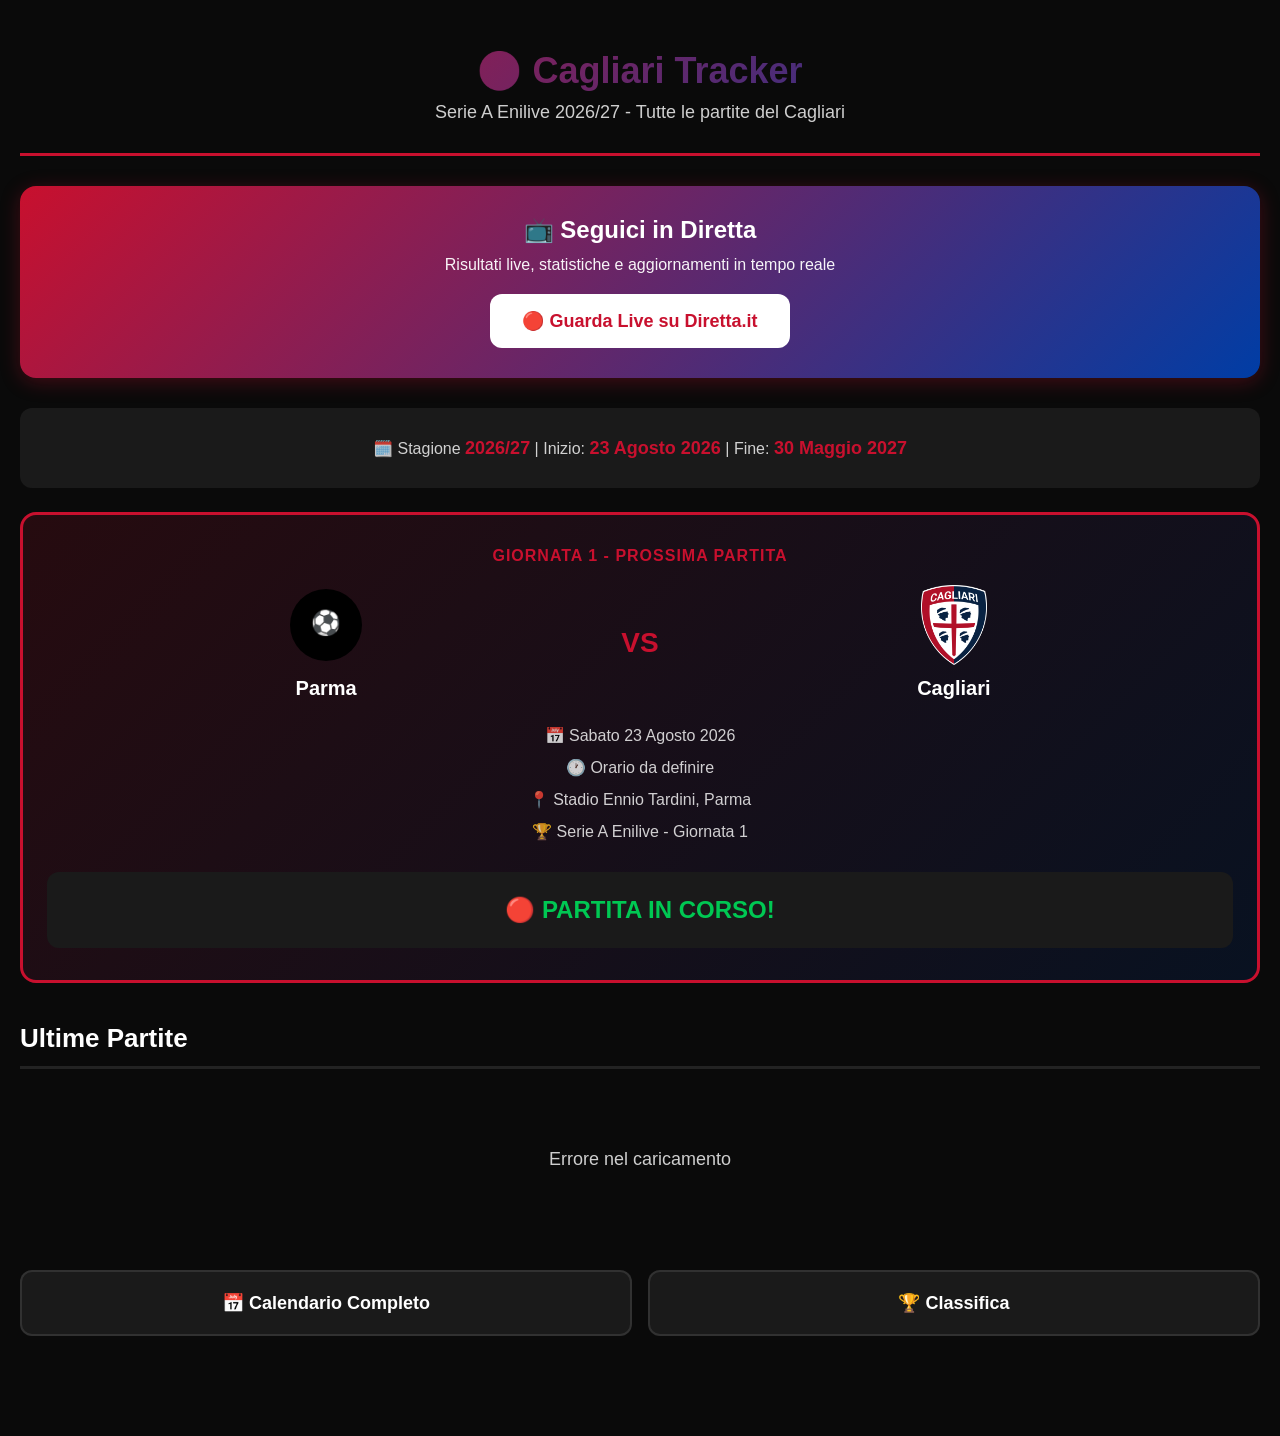
<file: index.html>
<!DOCTYPE html>
<html lang="it">
<head>
    <meta charset="UTF-8">
    <meta name="viewport" content="width=device-width, initial-scale=1.0, maximum-scale=1.0, user-scalable=no">
    <meta name="theme-color" content="#c8102e">
    <title>Cagliari Tracker - Serie A 2026/27</title>
    <style>
        :root { --cagliari-red: #c8102e; --cagliari-blue: #003da5; --bg-primary: #0a0a0a; --bg-card: #1a1a1a; --bg-card-hover: #2a2a2a; --text-primary: #ffffff; --text-secondary: rgba(255,255,255,0.8); --success: #00c853; --danger: #ff3d00; --warning: #ffd600; }
        * { margin: 0; padding: 0; box-sizing: border-box; }
        body { font-family: -apple-system, BlinkMacSystemFont, 'Segoe UI', Roboto, sans-serif; background: var(--bg-primary); color: var(--text-primary); padding: 20px; padding-bottom: 100px; font-size: 16px; }
        .header { text-align: center; padding: 30px 20px; border-bottom: 3px solid var(--cagliari-red); margin-bottom: 30px; }
        .header h1 { font-size: 36px; font-weight: 800; background: linear-gradient(135deg, var(--cagliari-red), var(--cagliari-blue)); -webkit-background-clip: text; -webkit-text-fill-color: transparent; margin-bottom: 10px; }
        .header p { color: var(--text-secondary); font-size: 18px; font-weight: 500; }
        .live-banner { background: linear-gradient(135deg, var(--cagliari-red), var(--cagliari-blue)); border-radius: 16px; padding: 30px; text-align: center; margin-bottom: 30px; box-shadow: 0 4px 20px rgba(200,16,46,0.3); }
        .live-banner h3 { font-size: 24px; margin-bottom: 12px; font-weight: 700; }
        .live-banner p { font-size: 16px; opacity: 0.95; margin-bottom: 20px; }
        .live-btn { display: inline-block; background: white; color: var(--cagliari-red); padding: 16px 32px; border-radius: 12px; text-decoration: none; font-weight: 700; font-size: 18px; transition: transform 0.3s; }
        .live-btn:hover { transform: scale(1.05); }
        .next-match { background: linear-gradient(135deg, rgba(200,16,46,0.15), rgba(0,61,165,0.15)); border: 3px solid var(--cagliari-red); border-radius: 16px; padding: 32px 24px; margin-bottom: 30px; text-align: center; }
        .next-match-label { color: var(--cagliari-red); font-weight: 700; font-size: 16px; margin-bottom: 20px; text-transform: uppercase; letter-spacing: 1px; }
        .next-match-teams { display: flex; justify-content: space-between; align-items: center; gap: 16px; margin: 20px 0; }
        .team { flex: 1; text-align: center; }
        .team-logo { width: 80px; height: 80px; object-fit: contain; margin: 0 auto 12px; display: block; background: transparent; }
        .team-name { font-weight: 700; font-size: 20px; }
        .vs { font-size: 28px; font-weight: 800; color: var(--cagliari-red); }
        .match-info { color: var(--text-secondary); font-size: 16px; margin-top: 20px; line-height: 2; }
        .countdown { background: var(--bg-card); border-radius: 12px; padding: 24px; text-align: center; margin-top: 24px; }
        .countdown-timer { font-size: 42px; font-weight: 800; color: var(--cagliari-red); }
        .section-title { font-size: 26px; margin: 40px 0 20px; padding-bottom: 12px; border-bottom: 3px solid rgba(255,255,255,0.1); font-weight: 700; }
        .match-card { background: var(--bg-card); border-radius: 12px; padding: 20px; margin-bottom: 16px; border-left: 5px solid var(--cagliari-red); transition: background 0.3s; }
        .match-card:hover { background: var(--bg-card-hover); }
        .match-card-header { display: flex; justify-content: space-between; font-size: 14px; color: var(--text-secondary); margin-bottom: 16px; font-weight: 600; }
        .match-card-teams { display: flex; justify-content: space-between; align-items: center; }
        .match-card-team { display: flex; align-items: center; gap: 12px; flex: 1; font-size: 16px; font-weight: 600; }
        .match-card-team.away { justify-content: flex-end; }
        .match-card-logo { width: 42px; height: 42px; object-fit: contain; }
        .match-card-score { font-size: 24px; font-weight: 800; color: var(--cagliari-red); min-width: 80px; text-align: center; }
        .result-badge { display: inline-block; padding: 6px 16px; border-radius: 12px; font-size: 14px; font-weight: 700; color: white; margin-top: 12px; }
        .nav-links { display: flex; gap: 16px; margin-top: 40px; }
        .nav-link { flex: 1; background: var(--bg-card); border: 2px solid rgba(255,255,255,0.1); border-radius: 12px; padding: 20px; text-align: center; text-decoration: none; color: var(--text-primary); font-weight: 700; font-size: 18px; transition: all 0.3s; }
        .nav-link:hover { background: var(--cagliari-red); border-color: var(--cagliari-red); }
        .loading { text-align: center; padding: 60px; color: var(--text-secondary); font-size: 18px; }
        .season-info { background: var(--bg-card); border-radius: 12px; padding: 24px; margin-bottom: 24px; text-align: center; }
        .season-info p { color: var(--text-secondary); font-size: 16px; line-height: 1.8; }
        .season-info strong { color: var(--cagliari-red); font-size: 18px; }
        @media (max-width: 480px) { .header h1 { font-size: 28px; } .header p { font-size: 16px; } .team-logo { width: 60px; height: 60px; } .team-name { font-size: 16px; } .countdown-timer { font-size: 32px; } .nav-link { font-size: 16px; } }
    </style>
</head>
<body>
    <div class="header">
        <h1>🔴 Cagliari Tracker</h1>
        <p>Serie A Enilive 2026/27 - Tutte le partite del Cagliari</p>
    </div>
    <div class="live-banner">
        <h3>📺 Seguici in Diretta</h3>
        <p>Risultati live, statistiche e aggiornamenti in tempo reale</p>
        <a href="https://www.diretta.it/calcio/italia/serie-a/cagliari/" target="_blank" class="live-btn">🔴 Guarda Live su Diretta.it</a>
    </div>
    <div class="season-info">
        <p>🗓️ Stagione <strong>2026/27</strong> | Inizio: <strong>23 Agosto 2026</strong> | Fine: <strong>30 Maggio 2027</strong></p>
    </div>

    <div class="next-match" id="nextMatch">
        <div class="next-match-label">Giornata 1 - Prossima Partita</div>
        <div class="next-match-teams">
            <div class="team">
                <!-- LINK DIRETTO WIKIMEDIA CON CACHE-BUSTER ESTREMO -->
                <img class="team-logo" src="https://upload.wikimedia.org/wikipedia/commons/thumb/3/3b/Parma_Calcio_1913.svg/1200px-Parma_Calcio_1913.svg.png?v=99" alt="Parma" onerror="this.src='data:image/svg+xml;utf8,' + encodeURIComponent('<svg xmlns=\'http://www.w3.org/2000/svg\' viewBox=\'0 0 100 100\'><circle cx=\'50\' cy=\'50\' r=\'45\' fill=\'%23c8102e\'/><text x=\'50\' y=\'57\' font-size=\'30\' text-anchor=\'middle\' fill=\'white\'>⚽</text></svg>')">
                <div class="team-name">Parma</div>
            </div>
            <div class="vs">VS</div>
            <div class="team">
                <img class="team-logo" src="assets/teams/cagliari.png?v=99" alt="Cagliari" onerror="this.src='data:image/svg+xml;utf8,' + encodeURIComponent('<svg xmlns=\'http://www.w3.org/2000/svg\' viewBox=\'0 0 100 100\'><circle cx=\'50\' cy=\'50\' r=\'45\' fill=\'%23c8102e\'/><text x=\'50\' y=\'57\' font-size=\'30\' text-anchor=\'middle\' fill=\'white\'>⚽</text></svg>')">
                <div class="team-name">Cagliari</div>
            </div>
        </div>
        <div class="match-info">
            📅 Sabato 23 Agosto 2026<br>
            🕐 Orario da definire<br>
            📍 Stadio Ennio Tardini, Parma<br>
            🏆 Serie A Enilive - Giornata 1
        </div>
        <div class="countdown" id="countdown">
            <div style="font-size: 16px; color: var(--text-secondary); margin-bottom: 12px; font-weight: 600;">Inizia tra:</div>
            <div class="countdown-timer" id="timer">--:--:--</div>
        </div>
    </div>

    <h2 class="section-title">Ultime Partite</h2>
    <div id="recentMatches"><div class="loading">Caricamento...</div></div>

    <div class="nav-links">
        <a href="partite.html" class="nav-link">📅 Calendario Completo</a>
        <a href="classifica.html" class="nav-link">🏆 Classifica</a>
    </div>

    <script>
        const defaultLogo = 'data:image/svg+xml;utf8,' + encodeURIComponent('<svg xmlns="http://www.w3.org/2000/svg" viewBox="0 0 100 100"><circle cx="50" cy="50" r="45" fill="#c8102e" stroke="#003da5" stroke-width="3"/><text x="50" y="57" font-size="30" text-anchor="middle" fill="white" font-weight="bold">⚽</text></svg>');
        
        const teamLogos = {
            "Atalanta": "assets/teams/atalanta.png?v=99", "Bologna": "assets/teams/bologna.png?v=99", "Cagliari": "assets/teams/cagliari.png?v=99",
            "Como": "assets/teams/como.png?v=99", "Fiorentina": "assets/teams/fiorentina.png?v=99", "Frosinone": "assets/teams/frosinone.png?v=99",
            "Genoa": "assets/teams/genoa.png?v=99", "Inter": "assets/teams/inter.png?v=99", "Juventus": "assets/teams/juventus.png?v=99",
            "Lazio": "assets/teams/lazio.png?v=99", "Lecce": "assets/teams/lecce.png?v=99", "Milan": "assets/teams/milan.png?v=99",
            "Monza": "assets/teams/monza.png?v=99", "Napoli": "assets/teams/napoli.png?v=99", 
            "Parma": "https://upload.wikimedia.org/wikipedia/commons/thumb/3/3b/Parma_Calcio_1913.svg/1200px-Parma_Calcio_1913.svg.png?v=99", 
            "Roma": "assets/teams/roma.png?v=99", "Sassuolo": "assets/teams/sassuolo.png?v=99", "Torino": "assets/teams/torino.png?v=99",
            "Udinese": "assets/teams/udinese.png?v=99", "Venezia": "assets/teams/venezia.png?v=99"
        };

        const FIRST_MATCH = new Date('2026-08-23T20:45:00');
        function updateCountdown() {
            const now = new Date();
            const diff = FIRST_MATCH - now;
            if (diff <= 0) {
                document.getElementById('countdown').innerHTML = '<div style="color: var(--success); font-weight: 700; font-size: 24px;">🔴 PARTITA IN CORSO!</div>';
                return;
            }
            const days = Math.floor(diff / (1000 * 60 * 60 * 24));
            const hours = Math.floor((diff % (1000 * 60 * 60 * 24)) / (1000 * 60 * 60));
            const minutes = Math.floor((diff % (1000 * 60 * 60)) / (1000 * 60));
            const seconds = Math.floor((diff % (1000 * 60)) / 1000);
            document.getElementById('timer').textContent = `${days}g ${hours}h ${minutes}m ${seconds}s`;
        }
        setInterval(updateCountdown, 1000);
        updateCountdown();

        async function loadRecentMatches() {
            try {
                const response = await fetch('https://api.football-data.org/v4/competitions/SA/matches?status=FINISHED', {
                    headers: { 'X-Auth-Token': 'cdd1a87ea50a411880249e70138e0233' }
                });
                const data = await response.json();
                const cagliariMatches = (data.matches || []).filter(m => m.homeTeam.name.includes('Cagliari') || m.awayTeam.name.includes('Cagliari')).slice(-5);
                
                if (cagliariMatches.length > 0) {
                    document.getElementById('recentMatches').innerHTML = cagliariMatches.map(match => {
                        const matchDate = new Date(match.utcDate);
                        const isHome = match.homeTeam.name.includes('Cagliari');
                        const cagliariScore = isHome ? match.score.fullTime.home : match.score.fullTime.away;
                        const opponentScore = isHome ? match.score.fullTime.away : match.score.fullTime.home;
                        const opponent = isHome ? match.awayTeam.name : match.homeTeam.name;
                        const result = cagliariScore > opponentScore ? 'V' : (cagliariScore < opponentScore ? 'S' : 'P');
                        const resultColor = result === 'V' ? '#00c853' : (result === 'S' ? '#ff3d00' : '#ffd600');
                        const cagliariLogo = teamLogos['Cagliari'] || defaultLogo;
                        const opponentLogo = teamLogos[opponent] || defaultLogo;
                        
                        return `
                            <div class="match-card">
                                <div class="match-card-header">
                                    <span>${match.competition.name}</span>
                                    <span>${matchDate.toLocaleDateString('it-IT', { day: 'numeric', month: 'short', year: 'numeric' })}</span>
                                </div>
                                <div class="match-card-teams">
                                    <div class="match-card-team">
                                        <img class="match-card-logo" src="${isHome ? cagliariLogo : opponentLogo}" alt="${isHome ? 'Cagliari' : opponent}" onerror="this.src='${defaultLogo}'">
                                        <span>${match.homeTeam.name}</span>
                                    </div>
                                    <div class="match-card-score">${match.score.fullTime.home} - ${match.score.fullTime.away}</div>
                                    <div class="match-card-team away">
                                        <span>${match.awayTeam.name}</span>
                                        <img class="match-card-logo" src="${!isHome ? cagliariLogo : opponentLogo}" alt="${!isHome ? 'Cagliari' : opponent}" onerror="this.src='${defaultLogo}'">
                                    </div>
                                </div>
                                <div style="text-align: center;"><span class="result-badge" style="background: ${resultColor};">${result === 'V' ? 'Vittoria' : (result === 'S' ? 'Sconfitta' : 'Pareggio')}</span></div>
                            </div>
                        `;
                    }).join('');
                } else {
                    document.getElementById('recentMatches').innerHTML = '<div class="loading">Nessuna partita recente del Cagliari</div>';
                }
            } catch (error) {
                document.getElementById('recentMatches').innerHTML = '<div class="loading">Errore nel caricamento</div>';
            }
        }
        loadRecentMatches();
        setInterval(loadRecentMatches, 300000);
    </script>
</body>
</html>
</file>
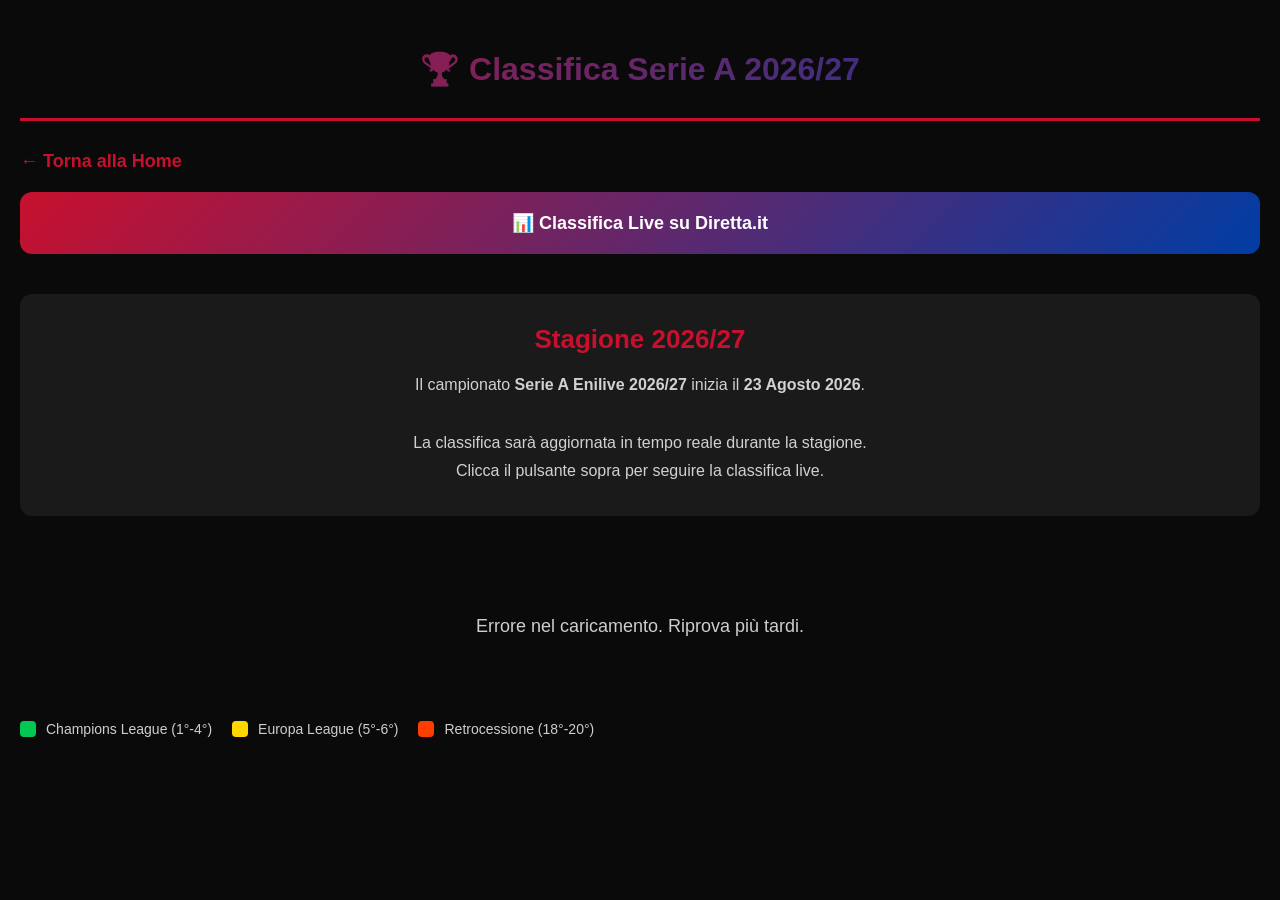
<file: classifica.html>
<!DOCTYPE html>
<html lang="it">
<head>
    <meta charset="UTF-8">
    <meta name="viewport" content="width=device-width, initial-scale=1.0">
    <title>Classifica Serie A 2026/27 - Cagliari Tracker</title>
    <style>
        :root { --cagliari-red: #c8102e; --cagliari-blue: #003da5; --bg-primary: #0a0a0a; --bg-card: #1a1a1a; --text-primary: #ffffff; --text-secondary: rgba(255,255,255,0.8); --champions: #00c853; --europa: #ffd600; --relegation: #ff3d00; }
        * { margin: 0; padding: 0; box-sizing: border-box; }
        body { font-family: -apple-system, BlinkMacSystemFont, 'Segoe UI', Roboto, sans-serif; background: var(--bg-primary); color: var(--text-primary); padding: 20px; padding-bottom: 100px; font-size: 16px; }
        .header { text-align: center; padding: 30px 20px; border-bottom: 3px solid var(--cagliari-red); margin-bottom: 30px; }
        .header h1 { font-size: 32px; font-weight: 800; background: linear-gradient(135deg, var(--cagliari-red), var(--cagliari-blue)); -webkit-background-clip: text; -webkit-text-fill-color: transparent; }
        .back-link { display: inline-block; color: var(--cagliari-red); text-decoration: none; margin-bottom: 20px; font-weight: 700; font-size: 18px; }
        .live-banner { background: linear-gradient(135deg, var(--cagliari-red), var(--cagliari-blue)); border-radius: 12px; padding: 20px; text-align: center; margin-bottom: 30px; }
        .live-banner a { color: white; text-decoration: none; font-weight: 700; font-size: 18px; }
        .info-box { background: var(--bg-card); border-radius: 12px; padding: 30px; text-align: center; margin: 40px 0; }
        .info-box h2 { font-size: 26px; margin-bottom: 16px; color: var(--cagliari-red); font-weight: 700; }
        .info-box p { color: var(--text-secondary); font-size: 16px; line-height: 1.8; }
        .standings-container { background: var(--bg-card); border-radius: 12px; overflow: hidden; margin: 30px 0; }
        .standings-table { width: 100%; border-collapse: collapse; }
        .standings-table thead { background: rgba(200,16,46,0.2); }
        .standings-table th { padding: 16px 12px; text-align: left; font-size: 14px; color: var(--text-secondary); text-transform: uppercase; font-weight: 700; }
        .standings-table td { padding: 16px 12px; border-bottom: 1px solid rgba(255,255,255,0.05); font-size: 15px; }
        .standings-table tr { transition: background 0.3s; }
        .standings-table tr:hover { background: rgba(255,255,255,0.05); }
        .standings-table tr.cagliari { background: rgba(200,16,46,0.15); font-weight: 700; }
        .standings-table tr.champions { border-left: 4px solid var(--champions); }
        .standings-table tr.europa { border-left: 4px solid var(--europa); }
        .standings-table tr.relegation { border-left: 4px solid var(--relegation); }
        .position { font-weight: 700; color: var(--text-secondary); width: 50px; text-align: center; }
        .team-cell { display: flex; align-items: center; gap: 12px; }
        .team-logo-small { width: 32px; height: 32px; object-fit: contain; flex-shrink: 0; }
        .team-name { font-weight: 600; }
        .points { font-weight: 800; color: var(--cagliari-red); font-size: 18px; text-align: center; }
        .stat-cell { text-align: center; color: var(--text-secondary); }
        .cagliari-badge { background: var(--cagliari-red); color: white; padding: 3px 10px; border-radius: 6px; font-size: 11px; margin-left: 10px; font-weight: 700; }
        .legend { display: flex; gap: 20px; flex-wrap: wrap; margin-top: 24px; font-size: 14px; color: var(--text-secondary); }
        .legend-item { display: flex; align-items: center; gap: 10px; }
        .legend-color { width: 16px; height: 16px; border-radius: 4px; }
        .loading { text-align: center; padding: 60px; color: var(--text-secondary); font-size: 18px; }
        @media (max-width: 768px) { .standings-table { font-size: 13px; } .standings-table th, .standings-table td { padding: 12px 8px; } .team-logo-small { width: 28px; height: 28px; } .hide-mobile { display: none; } }
    </style>
</head>
<body>
    <div class="header"><h1>🏆 Classifica Serie A 2026/27</h1></div>
    <a href="index.html" class="back-link">← Torna alla Home</a>
    <div class="live-banner"><a href="https://www.diretta.it/calcio/italia/serie-a/" target="_blank">📊 Classifica Live su Diretta.it</a></div>
    <div class="info-box">
        <h2>Stagione 2026/27</h2>
        <p>Il campionato <strong>Serie A Enilive 2026/27</strong> inizia il <strong>23 Agosto 2026</strong>.<br><br>La classifica sarà aggiornata in tempo reale durante la stagione.<br>Clicca il pulsante sopra per seguire la classifica live.</p>
    </div>
    <div id="standingsContainer"><div class="loading">Caricamento classifica...</div></div>
    <div class="legend">
        <div class="legend-item"><div class="legend-color" style="background: var(--champions);"></div><span>Champions League (1°-4°)</span></div>
        <div class="legend-item"><div class="legend-color" style="background: var(--europa);"></div><span>Europa League (5°-6°)</span></div>
        <div class="legend-item"><div class="legend-color" style="background: var(--relegation);"></div><span>Retrocessione (18°-20°)</span></div>
    </div>

    <script>
        const API_KEY = 'cdd1a87ea50a411880249e70138e0233';
        const CAGLIARI_ID = 115;
        const defaultLogo = 'data:image/svg+xml;utf8,' + encodeURIComponent('<svg xmlns="http://www.w3.org/2000/svg" viewBox="0 0 100 100"><circle cx="50" cy="50" r="45" fill="#c8102e" stroke="#003da5" stroke-width="3"/><text x="50" y="57" font-size="30" text-anchor="middle" fill="white" font-weight="bold">⚽</text></svg>');
        
        const teamLogos = {
            "Atalanta": "assets/teams/atalanta.png", "Bologna": "assets/teams/bologna.png", "Cagliari": "assets/teams/cagliari.png",
            "Como": "assets/teams/como.png", "Fiorentina": "assets/teams/fiorentina.png", "Frosinone": "assets/teams/frosinone.png",
            "Genoa": "assets/teams/genoa.png", "Inter": "assets/teams/inter.png", "Juventus": "assets/teams/juventus.png",
            "Lazio": "assets/teams/lazio.png", "Lecce": "assets/teams/lecce.png", "Milan": "assets/teams/milan.png",
            "Monza": "assets/teams/monza.png", "Napoli": "assets/teams/napoli.png", "Parma": "assets/teams/parma.png",
            "Roma": "assets/teams/roma.png", "Sassuolo": "assets/teams/sassuolo.png", "Torino": "assets/teams/torino.png",
            "Udinese": "assets/teams/udinese.png", "Venezia": "assets/teams/venezia.png"
        };

        async function loadStandings() {
            try {
                const response = await fetch('https://api.football-data.org/v4/competitions/SA/standings', { headers: { 'X-Auth-Token': API_KEY } });
                const data = await response.json();
                if (data.standings && data.standings[0]) renderStandings(data.standings[0].table);
            } catch (error) {
                document.getElementById('standingsContainer').innerHTML = '<div class="loading">Errore nel caricamento. Riprova più tardi.</div>';
            }
        }

        function renderStandings(table) {
            let html = '<div class="standings-container"><table class="standings-table"><thead><tr>';
            html += '<th style="width: 50px;">#</th><th>Squadra</th><th class="hide-mobile" style="width: 60px;">G</th><th class="hide-mobile" style="width: 60px;">V</th><th class="hide-mobile" style="width: 60px;">P</th><th class="hide-mobile" style="width: 60px;">S</th><th style="width: 70px;">PT</th></tr></thead><tbody>';
            
            table.forEach((team, index) => {
                const position = index + 1;
                const isCagliari = team.team.id === CAGLIARI_ID;
                let rowClass = isCagliari ? 'cagliari' : (position <= 4 ? 'champions' : (position <= 6 ? 'europa' : (position >= 18 ? 'relegation' : '')));
                const teamLogo = teamLogos[team.team.name] || defaultLogo;
                
                html += `<tr class="${rowClass}">`;
                html += `<td class="position">${position}</td><td><div class="team-cell"><img class="team-logo-small" src="${teamLogo}" alt="${team.team.name}" onerror="this.src='${defaultLogo}'"><span class="team-name">${team.team.name}${isCagliari ? '<span class="cagliari-badge">CAGLIARI</span>' : ''}</span></div></td>`;
                html += `<td class="stat-cell hide-mobile">${team.playedGames}</td><td class="stat-cell hide-mobile">${team.won}</td><td class="stat-cell hide-mobile">${team.draw}</td><td class="stat-cell hide-mobile">${team.lost}</td><td class="points">${team.points}</td></tr>`;
            });
            html += '</tbody></table></div>';
            document.getElementById('standingsContainer').innerHTML = html;
        }
        loadStandings();
        setInterval(loadStandings, 300000);
    </script>
</body>
</html>
</file>
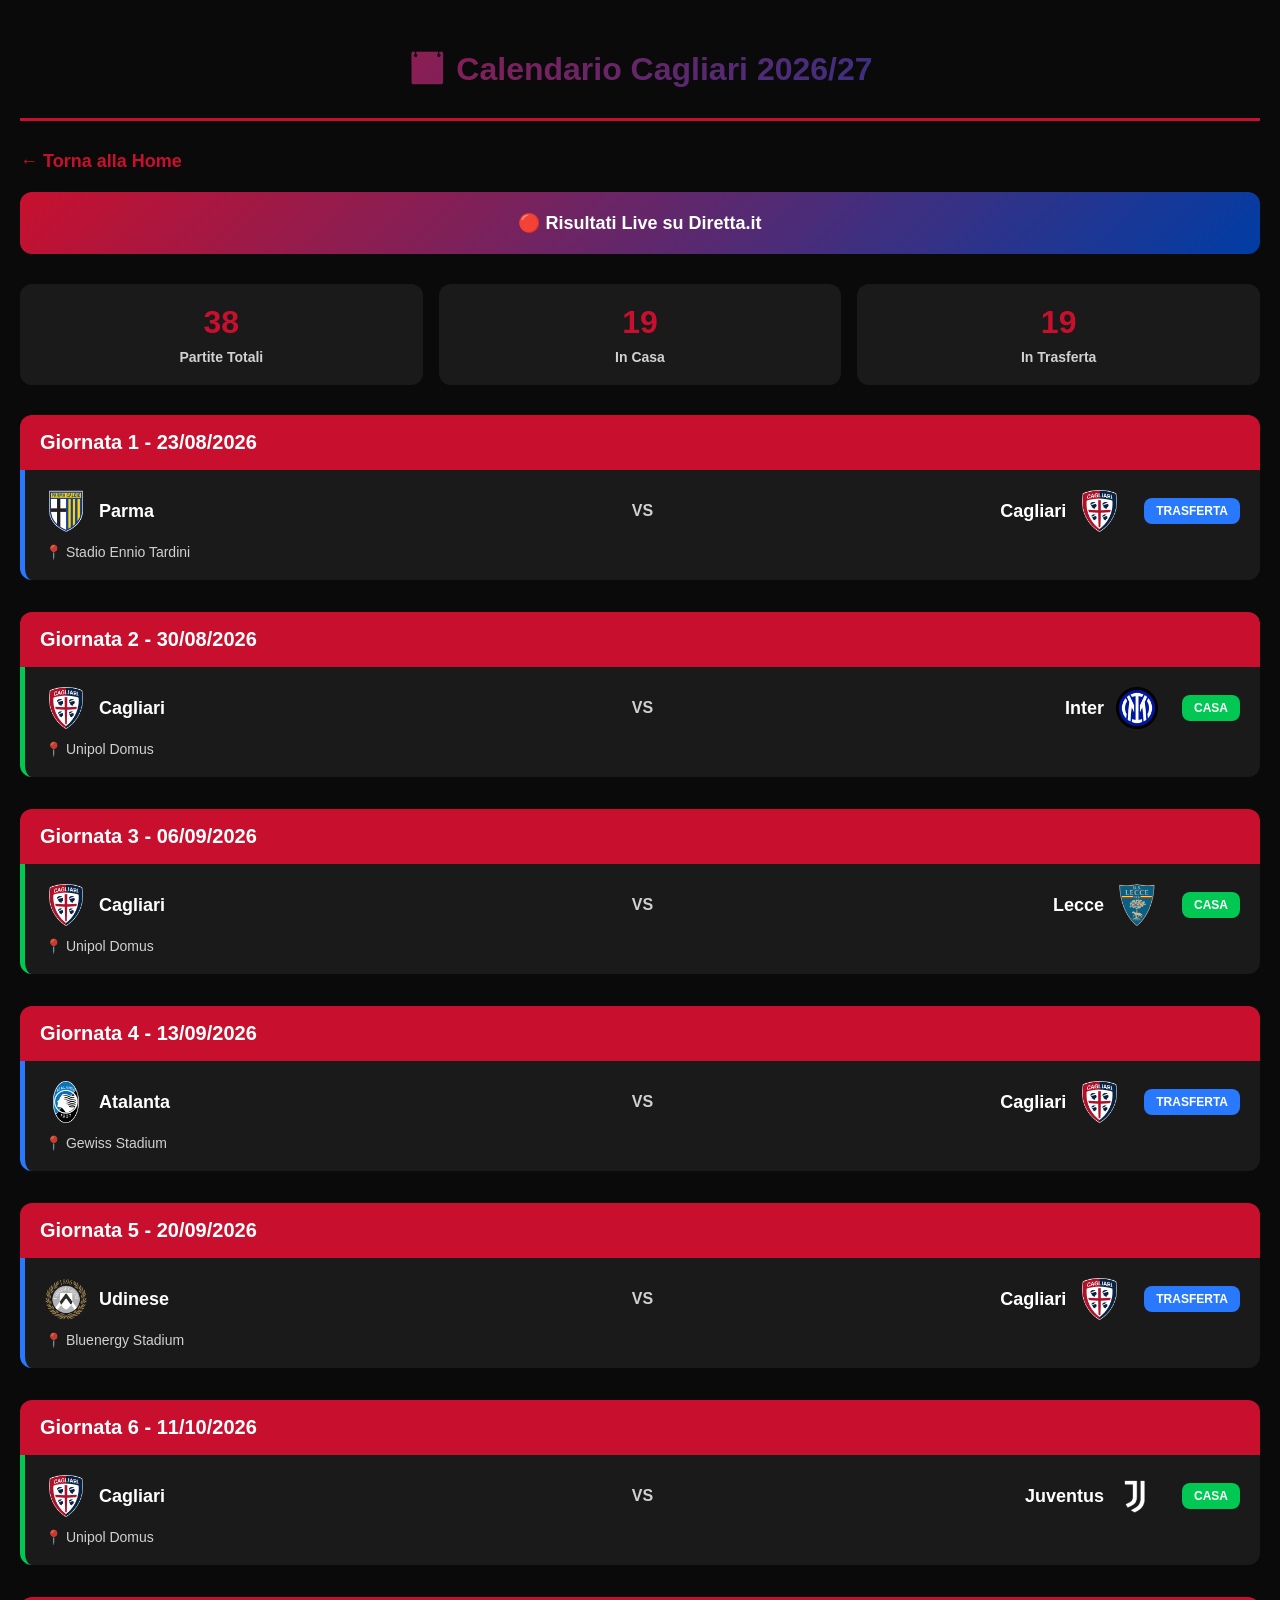
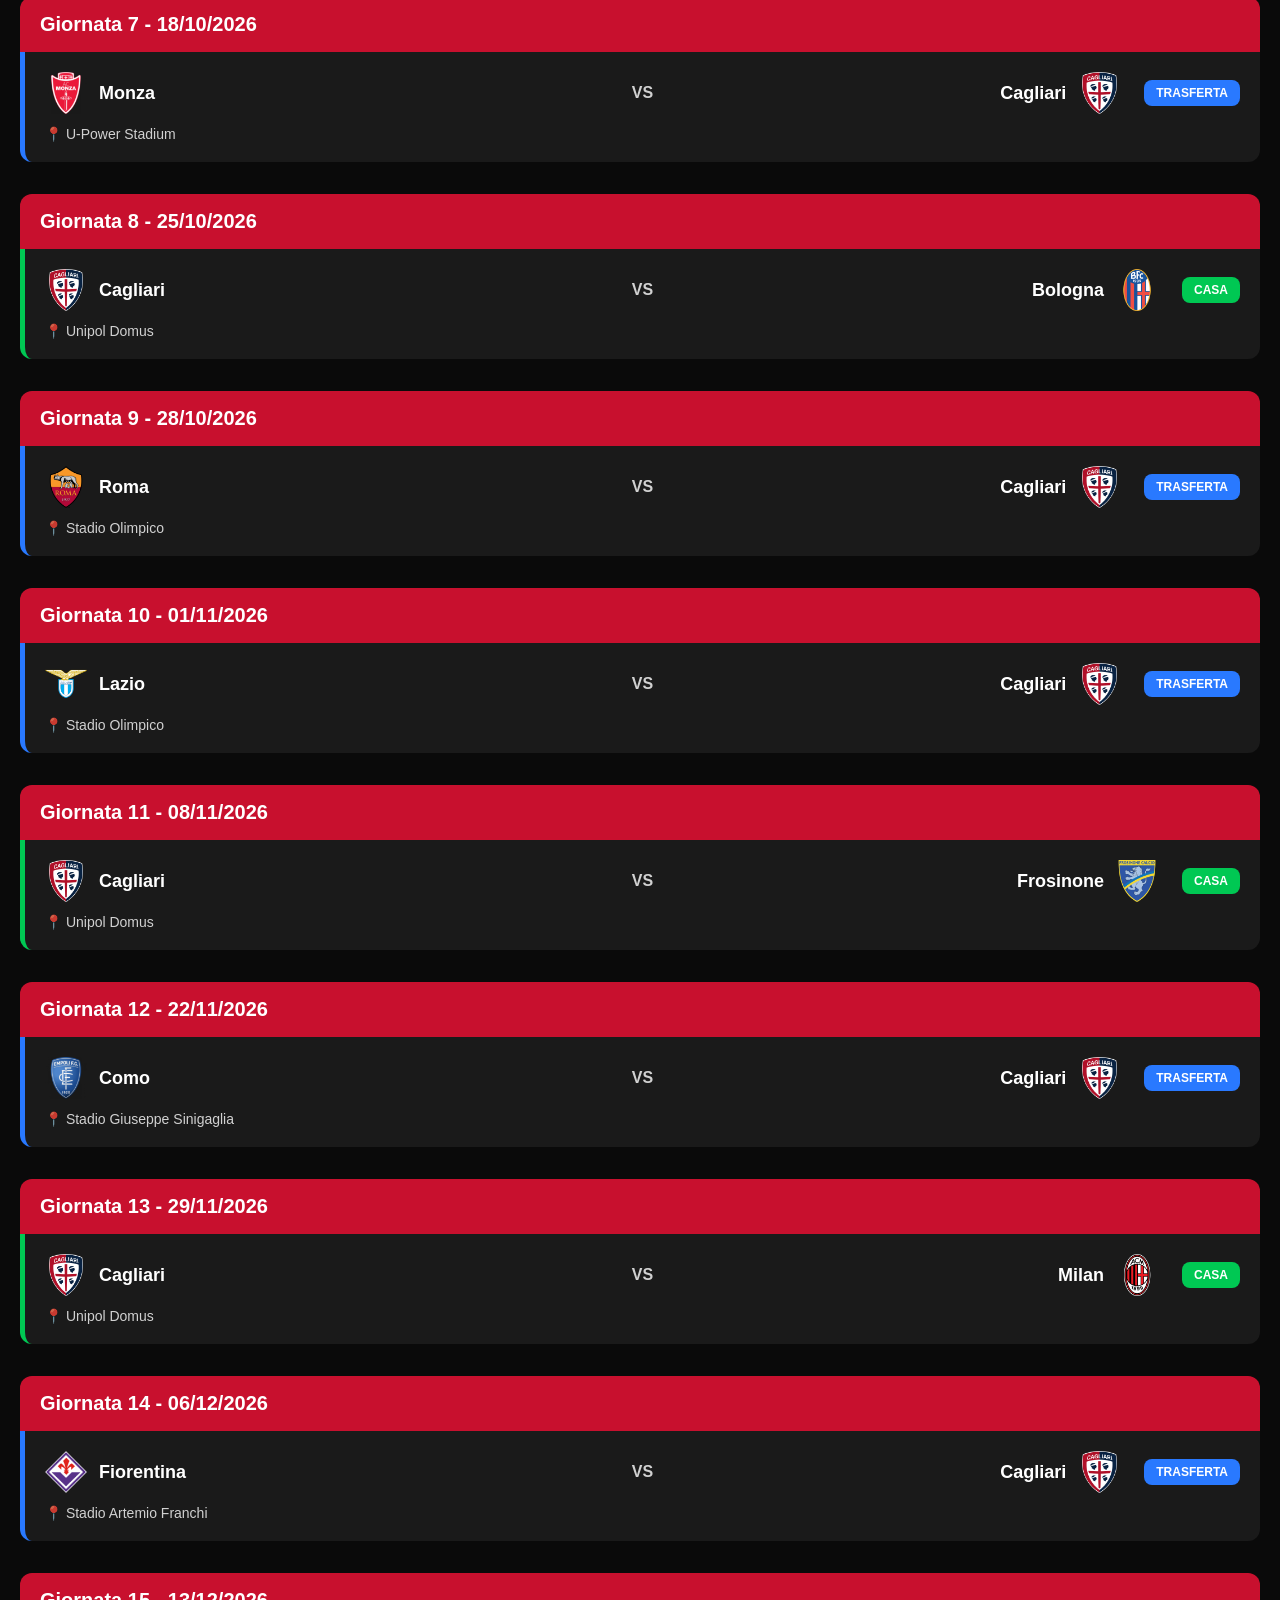
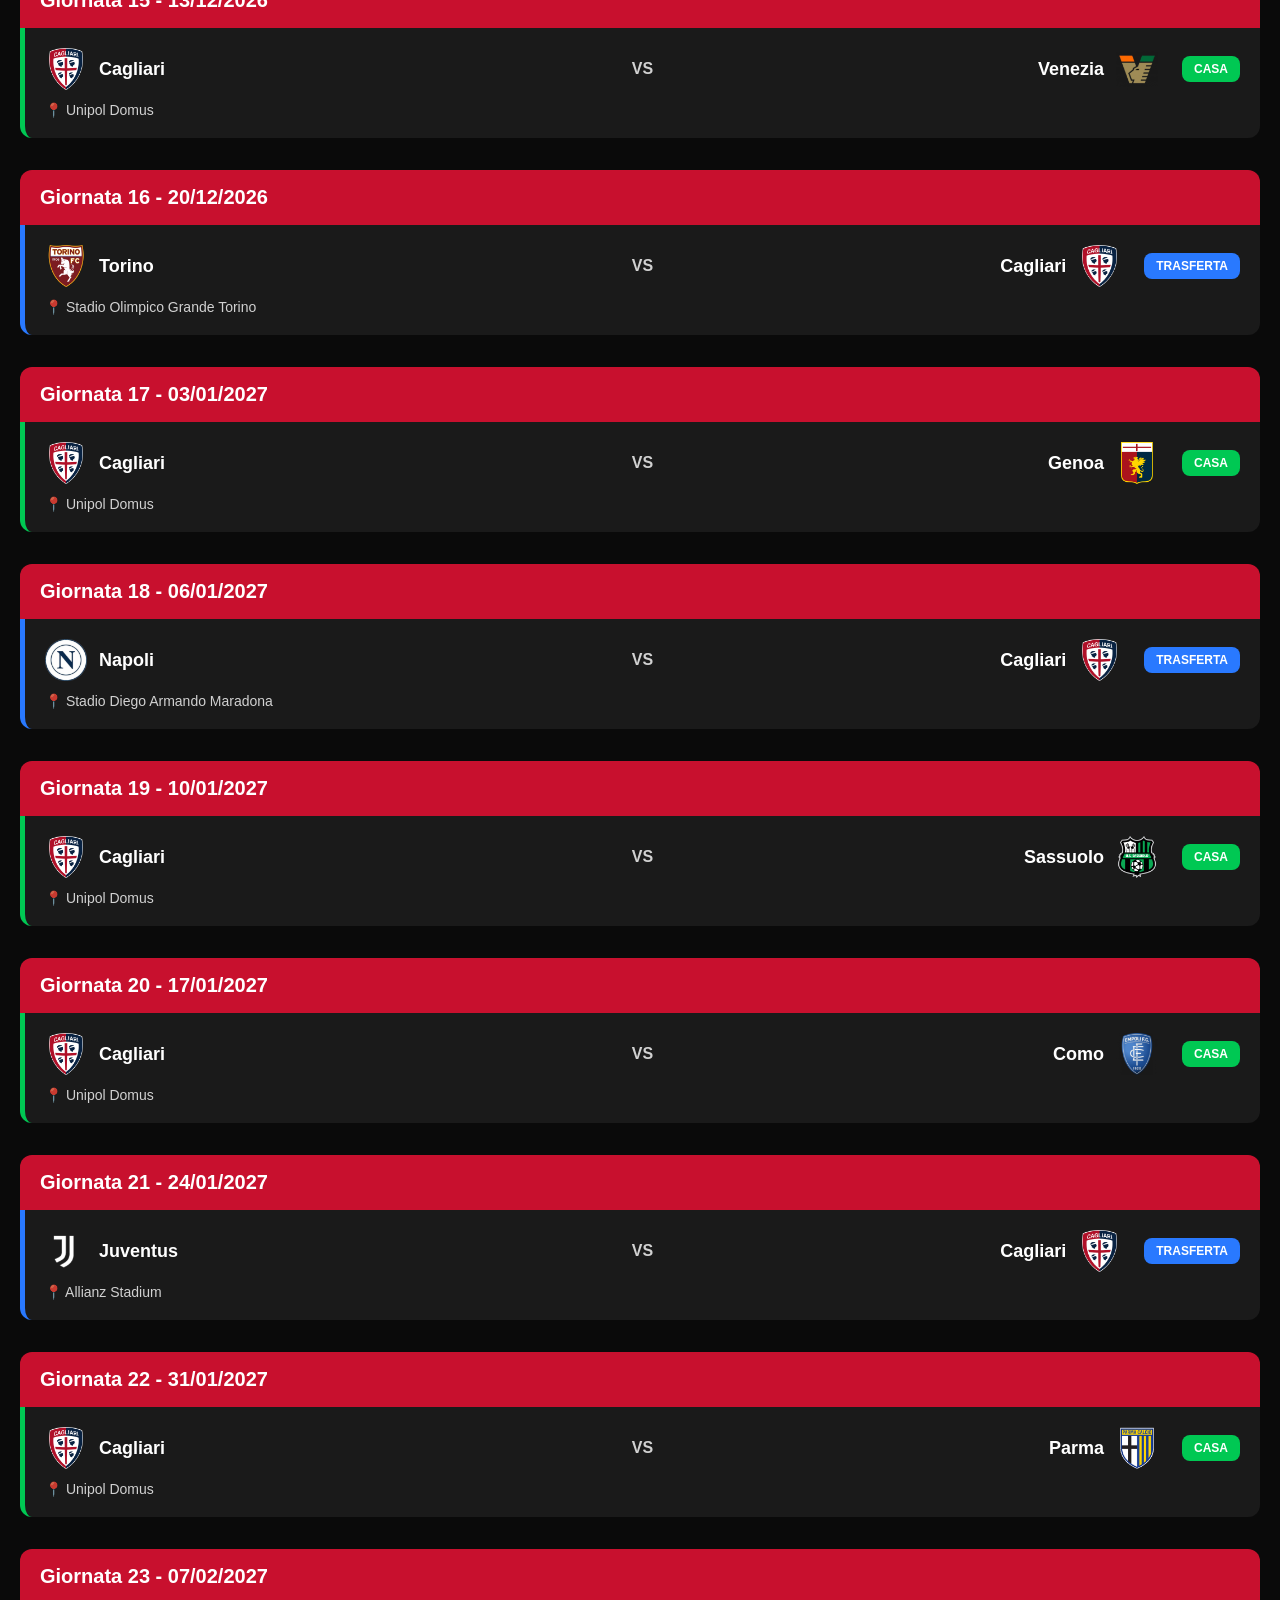
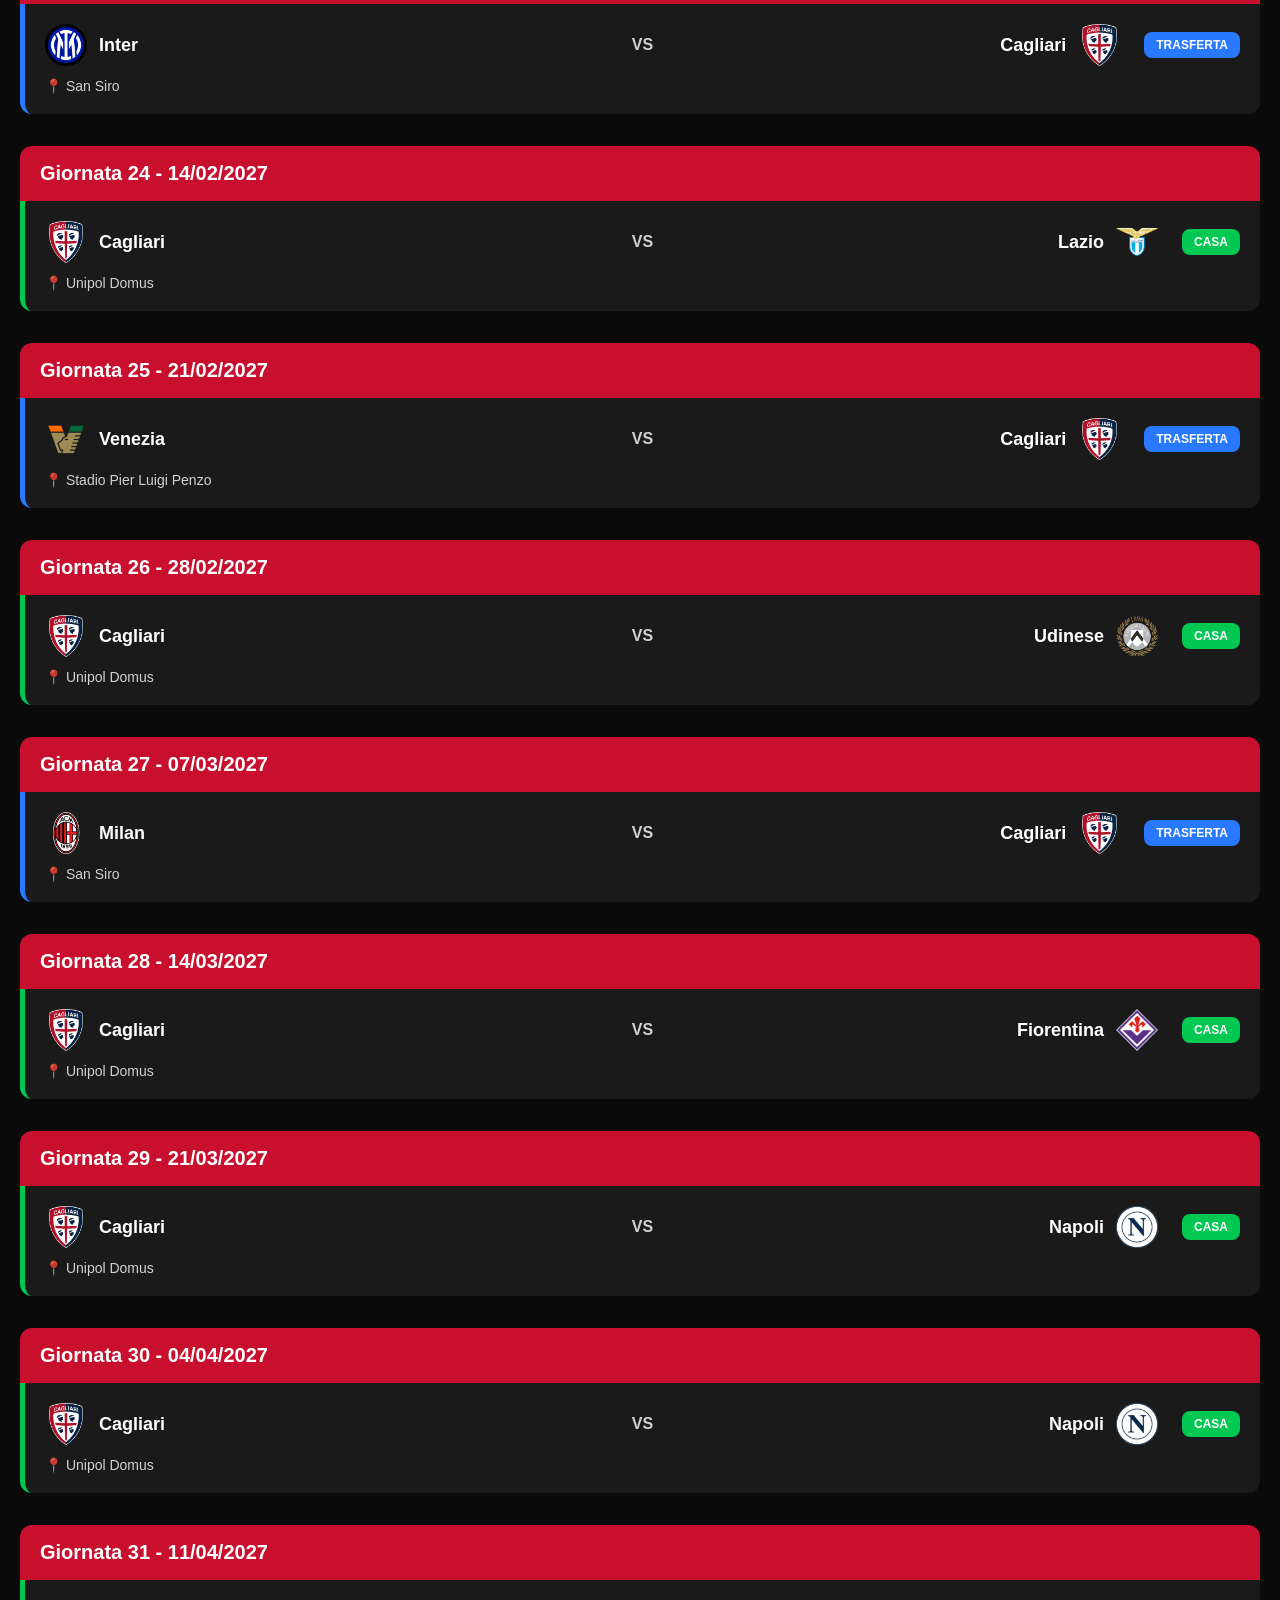
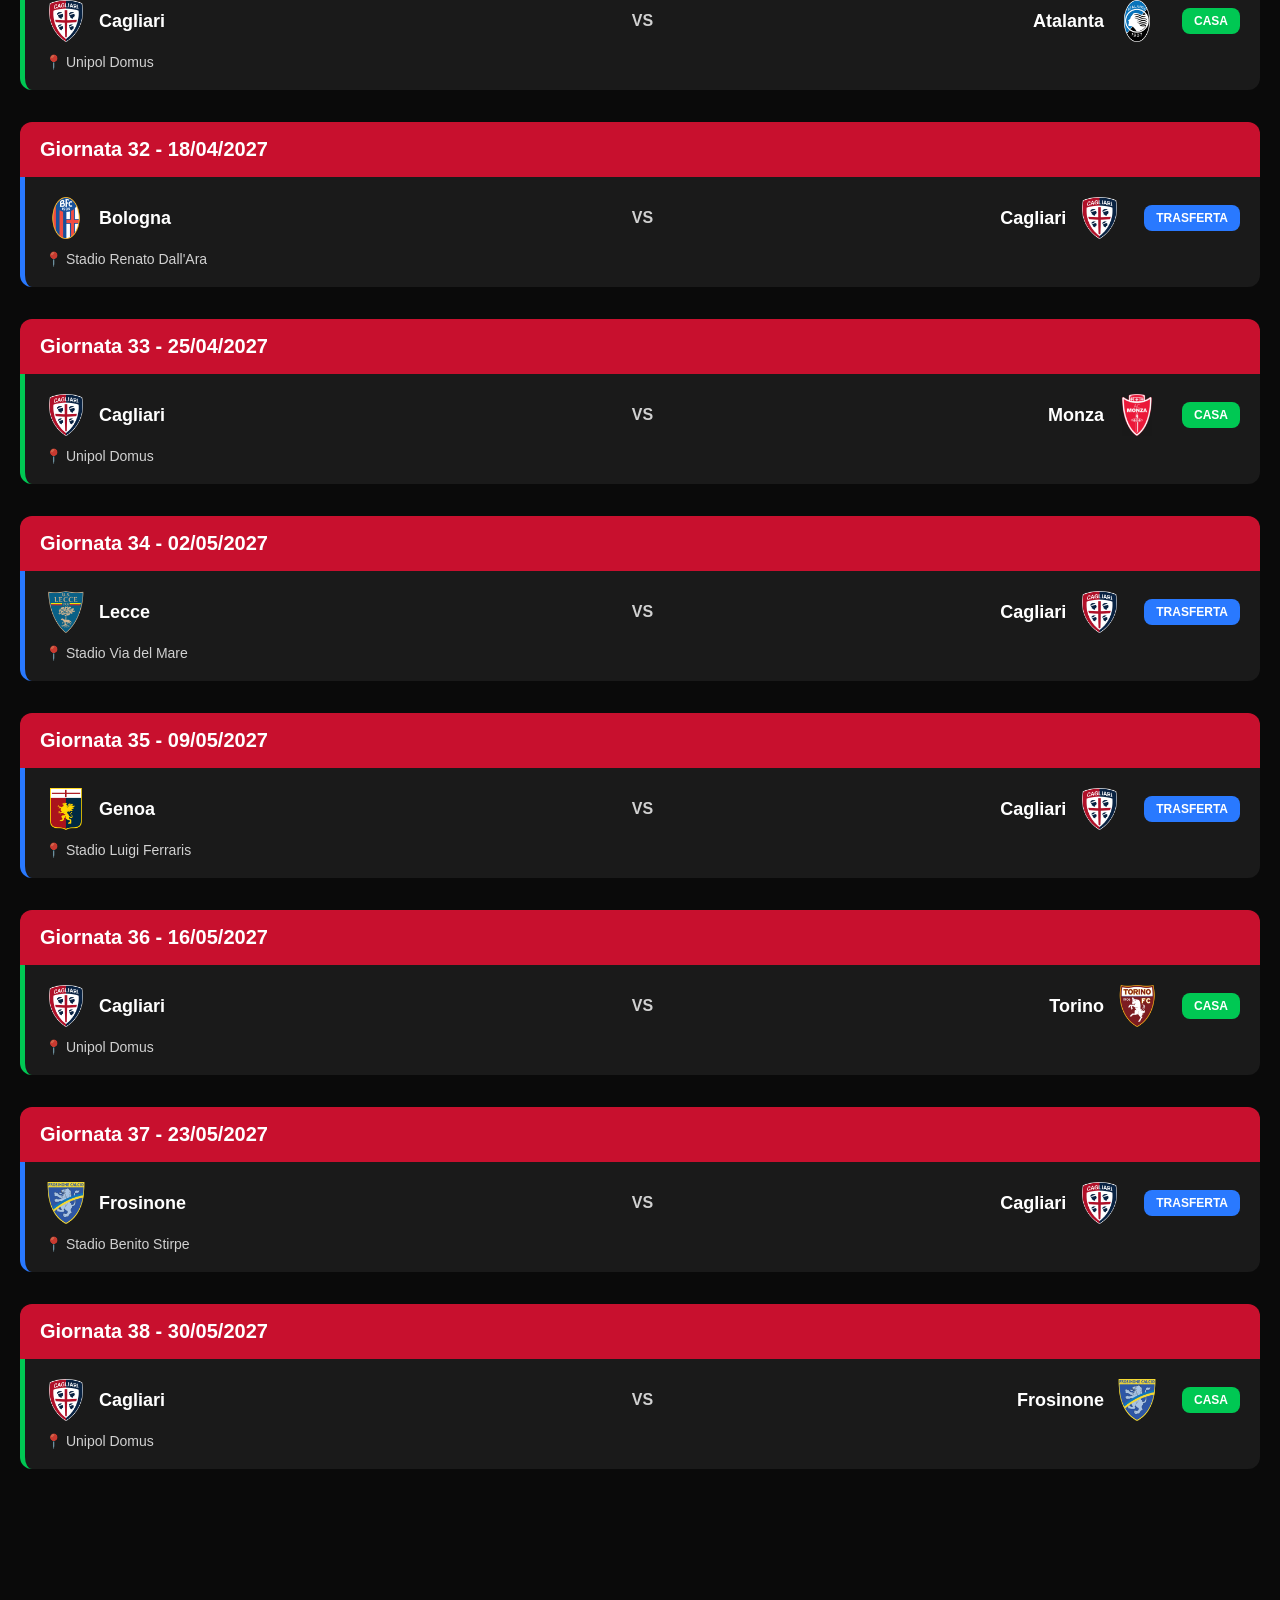
<file: partite.html>
<!DOCTYPE html>
<html lang="it">
<head>
    <meta charset="UTF-8">
    <meta name="viewport" content="width=device-width, initial-scale=1.0">
    <title>Calendario Cagliari 2026/27 - Serie A</title>
    <style>
        :root { --cagliari-red: #c8102e; --cagliari-blue: #003da5; --bg-primary: #0a0a0a; --bg-card: #1a1a1a; --bg-card-hover: #2a2a2a; --text-primary: #ffffff; --text-secondary: rgba(255,255,255,0.8); --home: #00c853; --away: #2979ff; }
        * { margin: 0; padding: 0; box-sizing: border-box; }
        body { font-family: -apple-system, BlinkMacSystemFont, 'Segoe UI', Roboto, sans-serif; background: var(--bg-primary); color: var(--text-primary); padding: 20px; padding-bottom: 100px; font-size: 16px; }
        .header { text-align: center; padding: 30px 20px; border-bottom: 3px solid var(--cagliari-red); margin-bottom: 30px; }
        .header h1 { font-size: 32px; font-weight: 800; background: linear-gradient(135deg, var(--cagliari-red), var(--cagliari-blue)); -webkit-background-clip: text; -webkit-text-fill-color: transparent; }
        .back-link { display: inline-block; color: var(--cagliari-red); text-decoration: none; margin-bottom: 20px; font-weight: 700; font-size: 18px; }
        .live-banner { background: linear-gradient(135deg, var(--cagliari-red), var(--cagliari-blue)); border-radius: 12px; padding: 20px; text-align: center; margin-bottom: 30px; }
        .live-banner a { color: white; text-decoration: none; font-weight: 700; font-size: 18px; }
        .section-title { font-size: 26px; margin: 40px 0 20px; padding-bottom: 12px; border-bottom: 3px solid rgba(255,255,255,0.1); font-weight: 700; }
        .matchday { margin-bottom: 32px; }
        .matchday-header { background: var(--cagliari-red); color: white; padding: 16px 20px; border-radius: 12px 12px 0 0; font-weight: 700; font-size: 20px; }
        .match-card { background: var(--bg-card); border-radius: 0 0 12px 12px; padding: 20px; border-left: 5px solid var(--cagliari-red); margin-bottom: 12px; transition: background 0.3s; }
        .match-card:hover { background: var(--bg-card-hover); }
        .match-card.home { border-left-color: var(--home); }
        .match-card.away { border-left-color: var(--away); }
        .match-teams { display: flex; justify-content: space-between; align-items: center; font-size: 18px; font-weight: 600; gap: 16px; }
        .team { display: flex; align-items: center; gap: 12px; flex: 1; }
        .team.away { justify-content: flex-end; }
        .team-logo { width: 42px; height: 42px; object-fit: contain; display: block; flex-shrink: 0; }
        .vs { color: var(--text-secondary); font-size: 16px; font-weight: 700; }
        .match-date { font-size: 14px; color: var(--text-secondary); margin-top: 12px; font-weight: 500; }
        .badge { display: inline-block; padding: 6px 12px; border-radius: 8px; font-size: 12px; font-weight: 700; margin-left: 12px; }
        .badge-home { background: var(--home); color: white; }
        .badge-away { background: var(--away); color: white; }
        .stats { display: grid; grid-template-columns: repeat(3, 1fr); gap: 16px; margin: 30px 0; }
        .stat-card { background: var(--bg-card); border-radius: 12px; padding: 20px; text-align: center; }
        .stat-value { font-size: 32px; font-weight: 800; color: var(--cagliari-red); }
        .stat-label { font-size: 14px; color: var(--text-secondary); margin-top: 8px; font-weight: 600; }
        @media (max-width: 480px) { .stats { grid-template-columns: 1fr; } .match-teams { font-size: 16px; } }
    </style>
</head>
<body>
    <div class="header"><h1>📅 Calendario Cagliari 2026/27</h1></div>
    <a href="index.html" class="back-link">← Torna alla Home</a>
    <div class="live-banner"><a href="https://www.diretta.it/calcio/italia/serie-a/cagliari/" target="_blank">🔴 Risultati Live su Diretta.it</a></div>
    <div class="stats">
        <div class="stat-card"><div class="stat-value">38</div><div class="stat-label">Partite Totali</div></div>
        <div class="stat-card"><div class="stat-value">19</div><div class="stat-label">In Casa</div></div>
        <div class="stat-card"><div class="stat-value">19</div><div class="stat-label">In Trasferta</div></div>
    </div>
    <div id="calendar"></div>

    <script>
        const defaultLogo = 'data:image/svg+xml;utf8,' + encodeURIComponent('<svg xmlns="http://www.w3.org/2000/svg" viewBox="0 0 100 100"><circle cx="50" cy="50" r="45" fill="#c8102e" stroke="#003da5" stroke-width="3"/><text x="50" y="57" font-size="30" text-anchor="middle" fill="white" font-weight="bold">⚽</text></svg>');

        const teamLogos = {
            "Atalanta": "assets/teams/atalanta.png", "Bologna": "assets/teams/bologna.png", "Cagliari": "assets/teams/cagliari.png",
            "Como": "assets/teams/como.png", "Fiorentina": "assets/teams/fiorentina.png", "Frosinone": "assets/teams/frosinone.png",
            "Genoa": "assets/teams/genoa.png", "Inter": "assets/teams/inter.png", "Juventus": "assets/teams/juventus.png",
            "Lazio": "assets/teams/lazio.png", "Lecce": "assets/teams/lecce.png", "Milan": "assets/teams/milan.png",
            "Monza": "assets/teams/monza.png", "Napoli": "assets/teams/napoli.png", "Parma": "assets/teams/parma.png",
            "Roma": "assets/teams/roma.png", "Sassuolo": "assets/teams/sassuolo.png", "Torino": "assets/teams/torino.png",
            "Udinese": "assets/teams/udinese.png", "Venezia": "assets/teams/venezia.png"
        };

        const matches = [
            { day: 1, date: '23/08/2026', home: 'Parma', away: 'Cagliari', venue: 'Stadio Ennio Tardini' },
            { day: 2, date: '30/08/2026', home: 'Cagliari', away: 'Inter', venue: 'Unipol Domus' },
            { day: 3, date: '06/09/2026', home: 'Cagliari', away: 'Lecce', venue: 'Unipol Domus' },
            { day: 4, date: '13/09/2026', home: 'Atalanta', away: 'Cagliari', venue: 'Gewiss Stadium' },
            { day: 5, date: '20/09/2026', home: 'Udinese', away: 'Cagliari', venue: 'Bluenergy Stadium' },
            { day: 6, date: '11/10/2026', home: 'Cagliari', away: 'Juventus', venue: 'Unipol Domus' },
            { day: 7, date: '18/10/2026', home: 'Monza', away: 'Cagliari', venue: 'U-Power Stadium' },
            { day: 8, date: '25/10/2026', home: 'Cagliari', away: 'Bologna', venue: 'Unipol Domus' },
            { day: 9, date: '28/10/2026', home: 'Roma', away: 'Cagliari', venue: 'Stadio Olimpico' },
            { day: 10, date: '01/11/2026', home: 'Lazio', away: 'Cagliari', venue: 'Stadio Olimpico' },
            { day: 11, date: '08/11/2026', home: 'Cagliari', away: 'Frosinone', venue: 'Unipol Domus' },
            { day: 12, date: '22/11/2026', home: 'Como', away: 'Cagliari', venue: 'Stadio Giuseppe Sinigaglia' },
            { day: 13, date: '29/11/2026', home: 'Cagliari', away: 'Milan', venue: 'Unipol Domus' },
            { day: 14, date: '06/12/2026', home: 'Fiorentina', away: 'Cagliari', venue: 'Stadio Artemio Franchi' },
            { day: 15, date: '13/12/2026', home: 'Cagliari', away: 'Venezia', venue: 'Unipol Domus' },
            { day: 16, date: '20/12/2026', home: 'Torino', away: 'Cagliari', venue: 'Stadio Olimpico Grande Torino' },
            { day: 17, date: '03/01/2027', home: 'Cagliari', away: 'Genoa', venue: 'Unipol Domus' },
            { day: 18, date: '06/01/2027', home: 'Napoli', away: 'Cagliari', venue: 'Stadio Diego Armando Maradona' },
            { day: 19, date: '10/01/2027', home: 'Cagliari', away: 'Sassuolo', venue: 'Unipol Domus' },
            { day: 20, date: '17/01/2027', home: 'Cagliari', away: 'Como', venue: 'Unipol Domus' },
            { day: 21, date: '24/01/2027', home: 'Juventus', away: 'Cagliari', venue: 'Allianz Stadium' },
            { day: 22, date: '31/01/2027', home: 'Cagliari', away: 'Parma', venue: 'Unipol Domus' },
            { day: 23, date: '07/02/2027', home: 'Inter', away: 'Cagliari', venue: 'San Siro' },
            { day: 24, date: '14/02/2027', home: 'Cagliari', away: 'Lazio', venue: 'Unipol Domus' },
            { day: 25, date: '21/02/2027', home: 'Venezia', away: 'Cagliari', venue: 'Stadio Pier Luigi Penzo' },
            { day: 26, date: '28/02/2027', home: 'Cagliari', away: 'Udinese', venue: 'Unipol Domus' },
            { day: 27, date: '07/03/2027', home: 'Milan', away: 'Cagliari', venue: 'San Siro' },
            { day: 28, date: '14/03/2027', home: 'Cagliari', away: 'Fiorentina', venue: 'Unipol Domus' },
            { day: 29, date: '21/03/2027', home: 'Cagliari', away: 'Napoli', venue: 'Unipol Domus' },
            { day: 30, date: '04/04/2027', home: 'Cagliari', away: 'Napoli', venue: 'Unipol Domus' },
            { day: 31, date: '11/04/2027', home: 'Cagliari', away: 'Atalanta', venue: 'Unipol Domus' },
            { day: 32, date: '18/04/2027', home: 'Bologna', away: 'Cagliari', venue: 'Stadio Renato Dall\'Ara' },
            { day: 33, date: '25/04/2027', home: 'Cagliari', away: 'Monza', venue: 'Unipol Domus' },
            { day: 34, date: '02/05/2027', home: 'Lecce', away: 'Cagliari', venue: 'Stadio Via del Mare' },
            { day: 35, date: '09/05/2027', home: 'Genoa', away: 'Cagliari', venue: 'Stadio Luigi Ferraris' },
            { day: 36, date: '16/05/2027', home: 'Cagliari', away: 'Torino', venue: 'Unipol Domus' },
            { day: 37, date: '23/05/2027', home: 'Frosinone', away: 'Cagliari', venue: 'Stadio Benito Stirpe' },
            { day: 38, date: '30/05/2027', home: 'Cagliari', away: 'Frosinone', venue: 'Unipol Domus' }
        ];

        const calendar = document.getElementById('calendar');
        matches.forEach(match => {
            const isHome = match.home === 'Cagliari';
            const homeLogo = teamLogos[match.home] || defaultLogo;
            const awayLogo = teamLogos[match.away] || defaultLogo;
            
            const div = document.createElement('div');
            div.className = 'matchday';
            div.innerHTML = `
                <div class="matchday-header">Giornata ${match.day} - ${match.date}</div>
                <div class="match-card ${isHome ? 'home' : 'away'}">
                    <div class="match-teams">
                        <div class="team">
                            <img class="team-logo" src="${homeLogo}" alt="${match.home}" loading="lazy" onerror="this.src='${defaultLogo}'">
                            <span>${match.home}</span>
                        </div>
                        <span class="vs">VS</span>
                        <div class="team away">
                            <span>${match.away}</span>
                            <img class="team-logo" src="${awayLogo}" alt="${match.away}" loading="lazy" onerror="this.src='${defaultLogo}'">
                            <span class="badge ${isHome ? 'badge-home' : 'badge-away'}">${isHome ? 'CASA' : 'TRASFERTA'}</span>
                        </div>
                    </div>
                    <div class="match-date">📍 ${match.venue}</div>
                </div>
            `;
            calendar.appendChild(div);
        });
    </script>
</body>
</html>
</file>
